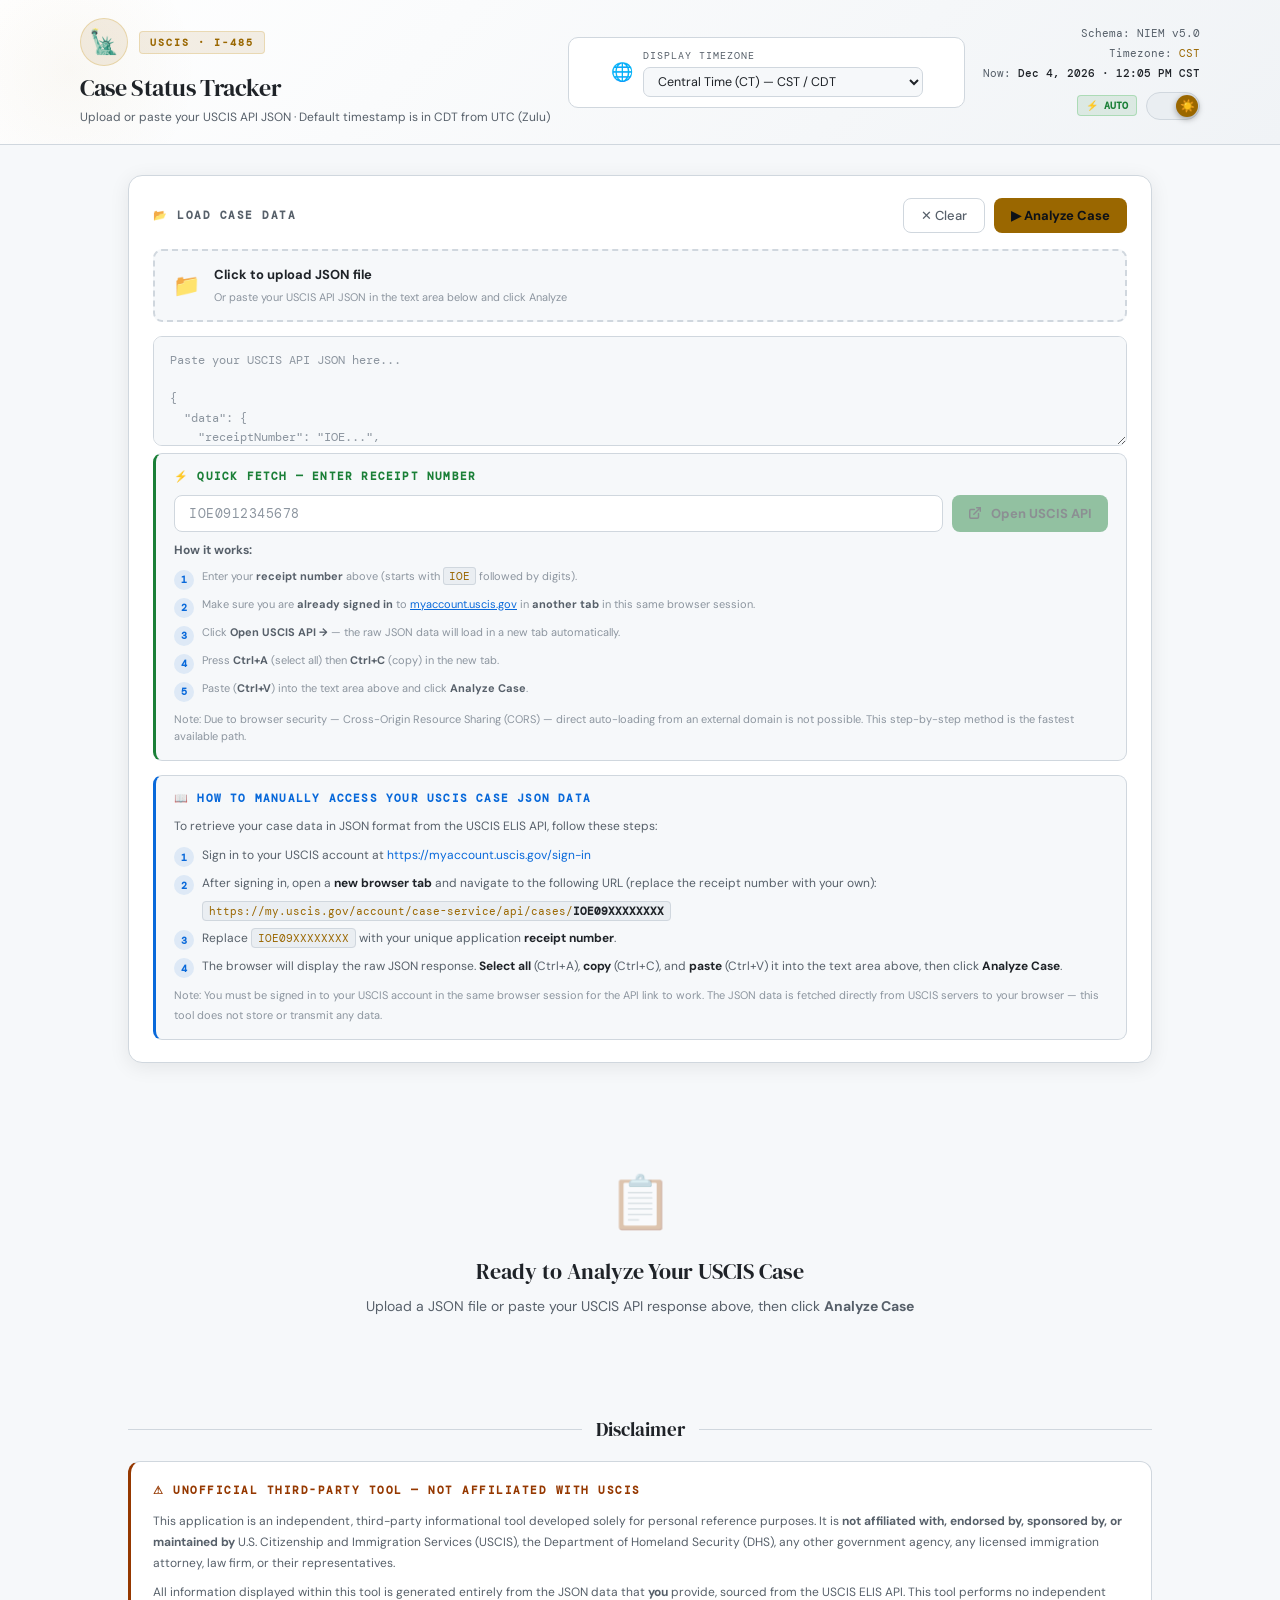
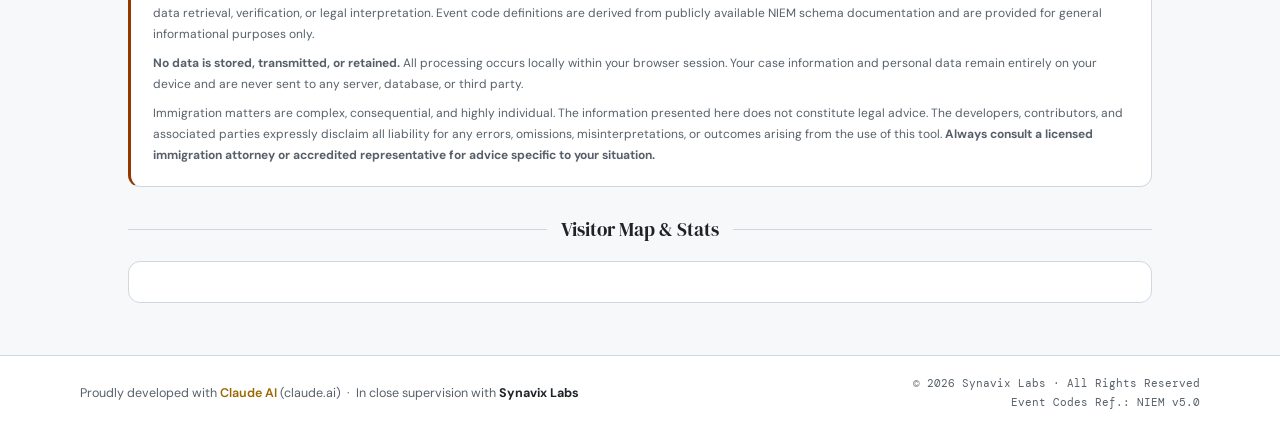
<file: index.html>
<!DOCTYPE html>
<html lang="en" data-theme="dark">

<head>
  <meta charset="UTF-8" />
  <meta name="viewport" content="width=device-width, initial-scale=1.0" />

  <!-- ══ FAVICONS ════════════════════════════════════════════════ 
  Icons for Favicon credit goes to Flaticon.com 
  Favicon generated from https://realfavicongenerator.net/your-favicon-is-ready
  https://www.flaticon.com/free-icon/statue-of-liberty_6407936 -->

  <link rel="icon" type="image/png" href="/favicon/favicon-96x96.png" sizes="96x96" />
  <link rel="icon" type="image/svg+xml" href="/favicon/favicon.svg" />
  <link rel="shortcut icon" href="/favicon/favicon.ico" />
  <link rel="apple-touch-icon" sizes="180x180" href="/favicon/apple-touch-icon.png" />
  <meta name="apple-mobile-web-app-title" content="TrackI485" />
  <link rel="manifest" href="/favicon/site.webmanifest" />

  <!-- Google tag (gtag.js) -->
  <script async src="https://www.googletagmanager.com/gtag/js?id=G-RFNQ86PYEK"></script>
  <script>
    window.dataLayer = window.dataLayer || [];
    function gtag() { dataLayer.push(arguments); }
    gtag('js', new Date());

    gtag('config', 'G-RFNQ86PYEK');
  </script>

  <!-- ══ PRIMARY SEO META TAGS ══════════════════════════════════ -->
  <title>USCIS Case Status Tracker | Free I-485 Case Analyzer Tool</title>
  <meta name="description"
    content="Free USCIS I-485 case status tracker. Analyze your USCIS ELIS API JSON data to get a full event timeline, NIEM v5.0 event code explanations, smart approval detection, interview waiver logic, and a dynamic case narrative. 100% private — all processing is local." />
  <meta name="keywords"
    content="USCIS case tracker, I-485 status, green card tracker, USCIS ELIS API, USCIS case status, immigration case tracker, I-485 event timeline, NIEM v5.0, USCIS receipt number, IOE case tracker, adjustment of status tracker, green card status, USCIS JSON analyzer, H008 approval, LDA green card, USCIS case analyzer" />
  <meta name="author" content="Synavix Labs and Claude AI" />
  <meta name="robots" content="index, follow" />
  <meta name="theme-color" content="#0d1117" />
  <meta name="application-name" content="USCIS Case Status Tracker" />
  <meta name="generator" content="Essential App Builder" />
  <link rel="canonical" href="https://uscis-tracker.github.io/" />

  <!-- ══ OPEN GRAPH (Facebook, LinkedIn, WhatsApp) ════════════════ -->
  <meta property="og:type" content="website" />
  <meta property="og:site_name" content="USCIS Case Status Tracker" />
  <meta property="og:title" content="USCIS Case Status Tracker | Free I-485 Case Analyzer Tool" />
  <meta property="og:description"
    content="Analyze your USCIS I-485 case status with a full NIEM v5.0 event timeline, smart approval detection, interview waiver logic, and a personalized case narrative. Free, private, and 100% browser-based." />
  <meta property="og:url" content="https://uscis-tracker.github.io/" />
  <meta property="og:image" content="https://uscis-tracker.github.io/og-image.png" />
  <meta property="og:image:width" content="1200" />
  <meta property="og:image:height" content="630" />
  <meta property="og:image:alt" content="USCIS Case Status Tracker — I-485 Event Timeline Tool" />
  <meta property="og:locale" content="en_US" />

  <!-- ══ TWITTER / X CARD ════════════════════════════════════════ -->
  <meta name="twitter:card" content="summary_large_image" />
  <meta name="twitter:title" content="USCIS Case Status Tracker | Free I-485 Case Analyzer" />
  <meta name="twitter:description"
    content="Track your USCIS I-485 case with a full event timeline, NIEM v5.0 codes, smart approval detection, and a dynamic case narrative. Free &amp; 100% private." />
  <meta name="twitter:image" content="https://uscis-tracker.github.io/og-image.png" />
  <meta name="twitter:image:alt" content="USCIS Case Status Tracker Tool" />
  <meta name="twitter:creator" content="@synavixlabs" />
  <meta name="twitter:site" content="@synavixlabs" />

  <!-- ══ JSON-LD STRUCTURED DATA (Google Rich Results) ═══════════ -->
  <script type="application/ld+json">
  {
    "@context": "https://schema.org",
    "@type": "WebApplication",
    "name": "USCIS Case Status Tracker",
    "url": "https://uscis-tracker.github.io/",
    "description": "A free, browser-based tool to analyze USCIS I-485 case status using ELIS API JSON data. Provides a full NIEM v5.0 event timeline, smart approval and interview waiver detection, and a personalized case narrative.",
    "applicationCategory": "UtilitiesApplication",
    "operatingSystem": "Any",
    "browserRequirements": "Requires JavaScript. Works in all modern browsers.",
    "offers": {
      "@type": "Offer",
      "price": "0",
      "priceCurrency": "USD"
    },
    "author": {
      "@type": "Person",
      "name": "Synavix Labs",
      "url": "https://synavix-labs.github.io"
    },
    "creator": {
      "@type": "Organization",
      "name": "Essential App Builder"
    },
    "keywords": "USCIS, I-485, green card, case tracker, immigration, ELIS API, NIEM v5.0",
    "inLanguage": "en-US",
    "isAccessibleForFree": true,
    "privacyPolicy": "All data processing is local. No data is stored or transmitted.",
    "featureList": [
      "USCIS ELIS API JSON parser",
      "NIEM v5.0 event code dictionary (70+ codes)",
      "Full case event timeline",
      "Smart approval and denial detection",
      "Interview waived / direct approval logic",
      "Dynamic case narrative",
      "Quick Fetch receipt number lookup",
      "Timezone-aware UTC timestamp conversion",
      "Auto dark/light theme"
    ]
  }
  </script>

  <title>USCIS Case Status Tracker | Free I-485 Case Analyzer Tool</title>
  <link rel='stylesheet' href='css/style.css' />
</head>

<body>

  <!-- ══ HEADER ══════════════════════════════════════════════════ -->
  <div class="header">
    <div class="hdr-inner">

      <!-- Title -->
      <div class="hdr-title-wrap">
        <div class="hdr-top">
          <div class="hdr-seal">🗽</div>
          <span class="hdr-badge">USCIS · I-485</span>
        </div>
        <div class="hdr-title">Case Status Tracker</div>
        <div class="hdr-sub">Upload or paste your USCIS API JSON · Default timestamp is in CDT from UTC (Zulu)</div>
      </div>

      <!-- Timezone selector -->
      <div class="hdr-tz-wrap">
        <span class="hdr-tz-icon">🌐</span>
        <div class="hdr-tz-inner">
          <span class="hdr-tz-label">Display Timezone</span>
          <select id="tzSelect" onchange="onTZChange()">
            <optgroup label="── Continental United States ──">
              <option value="America/New_York">Eastern Time (ET) — EST / EDT</option>
              <option value="America/Indiana/Indianapolis">Eastern Standard — Indiana (no DST)</option>
              <option value="America/Chicago">Central Time (CT) — CST / CDT</option>
              <option value="America/Denver">Mountain Time (MT) — MST / MDT</option>
              <option value="America/Phoenix">Mountain Standard (MST) — Arizona (no DST)</option>
              <option value="America/Los_Angeles">Pacific Time (PT) — PST / PDT</option>
            </optgroup>
            <optgroup label="── Non-Continental US ──">
              <option value="America/Anchorage">Alaska Time (AKT) — AKST / AKDT</option>
              <option value="America/Adak">Hawaii-Aleutian — HAST / HADT</option>
              <option value="Pacific/Honolulu">Hawaii Standard (HST) — No DST</option>
            </optgroup>
            <optgroup label="── US Territories ──">
              <option value="America/Puerto_Rico">Atlantic Standard (AST) — Puerto Rico</option>
              <option value="Pacific/Guam">Chamorro Standard (ChST) — Guam / CNMI</option>
              <option value="Pacific/Pago_Pago">Samoa Standard (SST) — American Samoa</option>
            </optgroup>
          </select>
        </div>
      </div>

      <!-- Live info + theme toggle -->
      <div class="hdr-right">
        <div class="hdr-info">
          <div>Schema: <a href="https://niem.github.io/model/5.0/scr/BenefitDocumentStatusCategoryCodeSimpleType/"
              target="_blank" rel="noopener noreferrer" class="niem-link" id="liveNIEM">NIEM v5.0</a></div>
          <div>Timezone: <span id="liveTZName">—</span></div>
          <div>Now: <span id="liveTimeDisplay">—</span></div>
        </div>
        <div class="theme-controls">
          <button class="auto-badge" id="autoBadge" onclick="toggleAutoTheme()" title="Toggle auto day/night mode">⚡
            AUTO</button>
          <button class="theme-toggle-btn" onclick="toggleThemeManual()" title="Toggle dark / light mode">
            <div class="toggle-thumb" id="toggleThumb">🌙</div>
          </button>
        </div>
      </div>

    </div>
  </div>

  <!-- ══ MAIN ════════════════════════════════════════════════════ -->
  <div class="main">

    <!-- Input section -->
    <div class="input-section">
      <div class="input-header">
        <span class="sec-label">📂 Load Case Data</span>
        <div class="input-actions">
          <button class="btn btn-ghost" onclick="clearAll()">✕ Clear</button>
          <button class="btn btn-primary" onclick="parseJSON()">▶ Analyze Case</button>
        </div>
      </div>
      <label class="file-drop" for="fileInput">
        <input type="file" id="fileInput" accept=".json,.txt" onchange="handleFile(event)" />
        <span class="fdrop-icon">📁</span>
        <div class="fdrop-text">
          <strong>Click to upload JSON file</strong>
          <span>Or paste your USCIS API JSON in the text area below and click Analyze</span>
        </div>
      </label>
      <textarea id="jsonInput" placeholder='Paste your USCIS API JSON here...

{
  "data": {
    "receiptNumber": "IOE...",
    "formType": "I-485",
    "events": [...],
    ...
  }
}'></textarea>
      <div class="error-bar" id="errorBar"></div>

      <!-- Quick Fetch Panel -->
      <div class="qf-panel">
        <div class="qf-title">⚡ Quick Fetch — Enter Receipt Number</div>
        <div class="qf-row">
          <input type="text" id="qfReceiptInput" class="qf-input" placeholder="IOE0912345678" maxlength="14"
            oninput="onQFInput()" onkeydown="if(event.key==='Enter') openUSCISAPI()" autocomplete="off"
            spellcheck="false" />
          <button class="qf-btn qf-btn-open" id="qfOpenBtn" onclick="openUSCISAPI()" disabled>
            <svg width="14" height="14" viewBox="0 0 24 24" fill="none" stroke="currentColor" stroke-width="2.5" stroke-linecap="round" stroke-linejoin="round" style="margin-right:2px"><path d="M18 13v6a2 2 0 0 1-2 2H5a2 2 0 0 1-2-2V8a2 2 0 0 1 2-2h6"></path><polyline points="15 3 21 3 21 9"></polyline><line x1="10" y1="14" x2="21" y2="3"></line></svg> 
            Open USCIS API
          </button>
        </div>
        <div class="qf-url-display" id="qfUrlDisplay"></div>
        <div class="qf-hint">
          <strong style="font-size:12px;color:var(--text-muted);display:block;margin-bottom:8px">How it works:</strong>
          <div class="api-step">
            <span class="step-num">1</span>
            <span>Enter your <strong>receipt number</strong> above (starts with <code
                style="background:var(--surface2);border:1px solid var(--border);padding:1px 5px;border-radius:3px;font-family:'DM Mono',monospace;font-size:11px;color:var(--gold)">IOE</code>
              followed by digits).</span>
          </div>
          <div class="api-step">
            <span class="step-num">2</span>
            <span>Make sure you are <strong>already signed in</strong> to <a href="https://myaccount.uscis.gov/sign-in"
                target="_blank" rel="noopener noreferrer" style="color:var(--blue)">myaccount.uscis.gov</a> in
              <strong>another tab</strong> in this same browser session.</span>
          </div>
          <div class="api-step">
            <span class="step-num">3</span>
            <span>Click <strong>Open USCIS API →</strong> — the raw JSON data will load in a new tab
              automatically.</span>
          </div>
          <div class="api-step">
            <span class="step-num">4</span>
            <span>Press <strong>Ctrl+A</strong> (select all) then <strong>Ctrl+C</strong> (copy) in the new tab.</span>
          </div>
          <div class="api-step">
            <span class="step-num">5</span>
            <span>Paste (<strong>Ctrl+V</strong>) into the text area above and click <strong>Analyze
                Case</strong>.</span>
          </div>
          <p style="margin-top:9px;font-size:11px;color:var(--text-dim);line-height:1.6">
            Note: Due to browser security — Cross-Origin Resource Sharing (CORS) — direct auto-loading from an external
            domain is not possible. This step-by-step method is the fastest available path.
          </p>
        </div>
      </div>

      <!-- API Access Guide -->
      <div class="api-guide">
        <div class="api-guide-title">📖 How to Manually Access Your USCIS Case JSON Data</div>
        <div class="api-guide-body">
          <p style="margin-bottom:8px">To retrieve your case data in JSON format from the USCIS ELIS API, follow these
            steps:</p>
          <div class="api-step">
            <span class="step-num">1</span>
            <span>Sign in to your USCIS account at <a href="https://myaccount.uscis.gov/sign-in" target="_blank"
                rel="noopener noreferrer">https://myaccount.uscis.gov/sign-in</a></span>
          </div>
          <div class="api-step">
            <span class="step-num">2</span>
            <span>After signing in, open a <strong>new browser tab</strong> and navigate to the following URL (replace
              the receipt number with your own):</span>
          </div>
          <p style="margin:6px 0 6px 28px">
            <code>https://my.uscis.gov/account/case-service/api/cases/<strong>IOE09XXXXXXXX</strong></code>
          </p>
          <div class="api-step">
            <span class="step-num">3</span>
            <span>Replace <code>IOE09XXXXXXXX</code> with your unique application <strong>receipt
                number</strong>.</span>
          </div>
          <div class="api-step">
            <span class="step-num">4</span>
            <span>The browser will display the raw JSON response. <strong>Select all</strong> (Ctrl+A),
              <strong>copy</strong> (Ctrl+C), and <strong>paste</strong> (Ctrl+V) it into the text area above, then
              click <strong>Analyze Case</strong>.</span>
          </div>
          <p style="margin-top:8px;font-size:11px;color:var(--text-dim)">Note: You must be signed in to your USCIS
            account in the same browser session for the API link to work. The JSON data is fetched directly from USCIS
            servers to your browser — this tool does not store or transmit any data.</p>
        </div>
      </div>
    </div>

    <!-- Output (hidden until data loaded) -->
    <div id="output" style="display:none">

      <!-- Stat bar -->
      <div class="stat-bar" id="statBar"></div>

      <!-- Case Details -->
      <div class="section-divider">
        <div class="section-divider-line"></div>
        <div class="section-divider-title">Case Details</div>
        <div class="section-divider-line"></div>
      </div>
      <div class="grid-2" id="caseDetailsGrid"></div>

      <!-- Notices -->
      <div id="noticesSection" style="display:none">
        <div class="section-divider">
          <div class="section-divider-line"></div>
          <div class="section-divider-title">Official Notices</div>
          <div class="section-divider-line"></div>
        </div>
        <div class="card" style="margin-bottom:18px">
          <div id="noticesList"></div>
        </div>
      </div>

      <!-- Timeline -->
      <div class="section-divider">
        <div class="section-divider-line"></div>
        <div class="section-divider-title">Event Timeline</div>
        <div class="section-divider-line"></div>
      </div>
      <div id="timeline" style="margin-bottom:8px"></div>

      <!-- Summary -->
      <div class="section-divider">
        <div class="section-divider-line"></div>
        <div class="section-divider-title">Case Summary &amp; Analysis</div>
        <div class="section-divider-line"></div>
      </div>
      <div id="summaryCard" class="summary-card"></div>

    </div>

    <!-- Empty state -->
    <div class="empty-state" id="emptyState">
      <div class="empty-icon">📋</div>
      <div class="empty-title">Ready to Analyze Your USCIS Case</div>
      <div class="empty-desc">Upload a JSON file or paste your USCIS API response above, then click <strong>Analyze
          Case</strong></div>
    </div>

    <!-- Disclaimer (always visible) -->
    <div class="section-divider">
      <div class="section-divider-line"></div>
      <div class="section-divider-title">Disclaimer</div>
      <div class="section-divider-line"></div>
    </div>
    <div class="disclaimer">
      <div class="disclaimer-title">⚠ Unofficial Third-Party Tool — Not Affiliated with USCIS</div>
      <div class="disclaimer-body">
        <p>This application is an independent, third-party informational tool developed solely for personal reference
          purposes. It is <strong>not affiliated with, endorsed by, sponsored by, or maintained by</strong> U.S.
          Citizenship and Immigration Services (USCIS), the Department of Homeland Security (DHS), any other government
          agency, any licensed immigration attorney, law firm, or their representatives.</p>
        <p>All information displayed within this tool is generated entirely from the JSON data that <strong>you</strong>
          provide, sourced from the USCIS ELIS API. This tool performs no independent data retrieval, verification, or
          legal interpretation. Event code definitions are derived from publicly available NIEM schema documentation and
          are provided for general informational purposes only.</p>
        <p><strong>No data is stored, transmitted, or retained.</strong> All processing occurs locally within your
          browser session. Your case information and personal data remain entirely on your device and are never sent to
          any server, database, or third party.</p>
        <p>Immigration matters are complex, consequential, and highly individual. The information presented here does
          not constitute legal advice. The developers, contributors, and associated parties expressly disclaim all
          liability for any errors, omissions, misinterpretations, or outcomes arising from the use of this tool.
          <strong>Always consult a licensed immigration attorney or accredited representative for advice specific to
            your situation.</strong>
        </p>
      </div>
    </div>

    <!-- Visitor analytics map (MapMyVisitors) -->
    <div class="section-divider">
      <div class="section-divider-line"></div>
      <div class="section-divider-title">Visitor Map &amp; Stats</div>
      <div class="section-divider-line"></div>
    </div>
    <div class="card visitor-map-card">
      <div style="position:relative;cursor:default;">
        <div class="visitor-map-embed">
          <script type='text/javascript' id='mapmyvisitors'
            src='https://mapmyvisitors.com/map.js?cl=ffffff&w=a&t=tt&d=qkPat3f11qsU2Kt5XJGo_3GHA3vLMGZqsSztXCBO0H4&co=2d78ad&cmo=3acc3a&cmn=ff5353&ct=ffffff'></script>
          <noscript>
            <div style="color:var(--text-muted);font-size:12px">Enable JavaScript to view the visitor map.</div>
          </noscript>
        </div>
        <!-- Transparent overlay to intercept clicks from the third-party map script -->
        <div style="position:absolute;inset:0;z-index:10;cursor:default;"></div>
      </div>
    </div>

  </div><!-- /main -->

  <!-- ══ FOOTER ══════════════════════════════════════════════════ -->
  <div class="footer">
    <div class="footer-inner">
      <div class="footer-credit">
        Proudly developed with <span class="brand">Claude AI</span> (claude.ai) &nbsp;·&nbsp;
        In close supervision with <strong>Synavix Labs</strong>
      </div>
      <div class="footer-right">
        <span>© 2026 Synavix Labs · All Rights Reserved</span><br>
        <span>Event Codes Ref.: <a href="https://niem.github.io/model/5.0/scr/BenefitDocumentStatusCategoryCodeSimpleType/"
            target="_blank" rel="noopener noreferrer" class="niem-link">NIEM v5.0</a></span>
      </div>
    </div>
  </div>

  <!-- ══ SCRIPT ══════════════════════════════════════════════════ -->
  <script src='js/main.js'></script>
</body>

</html>
</file>
<file: css/style.css>
@import url('https://fonts.googleapis.com/css2?family=DM+Serif+Display:ital@0;1&family=DM+Mono:wght@400;500&family=DM+Sans:ital,wght@0,300;0,400;0,500;0,600;1,400&display=swap');

    /* ── Dark Theme (default) ──────────────────────────────── */
    :root {
      --bg: #0d1117;
      --surface: #161b22;
      --surface2: #1c2333;
      --border: #30363d;
      --shadow: rgba(0, 0, 0, 0.4);
      --gold: #d4a843;
      --gold-dim: rgba(212, 168, 67, 0.15);
      --gold-glow: rgba(212, 168, 67, 0.06);
      --green: #3fb950;
      --green-dim: rgba(63, 185, 80, 0.12);
      --blue: #58a6ff;
      --blue-dim: rgba(88, 166, 255, 0.12);
      --purple: #bc8cff;
      --purple-dim: rgba(188, 140, 255, 0.12);
      --orange: #f0883e;
      --orange-dim: rgba(240, 136, 62, 0.12);
      --red: #f85149;
      --red-dim: rgba(248, 81, 73, 0.12);
      --text: #e6edf3;
      --text-muted: #8b949e;
      --text-dim: #484f58;
      --hdr-bg: linear-gradient(135deg, #0d1117 0%, #161b22 100%);
    }

    /* ── Light Theme ───────────────────────────────────────── */
    [data-theme="light"] {
      --bg: #f6f8fa;
      --surface: #ffffff;
      --surface2: #eaeef2;
      --border: #d0d7de;
      --shadow: rgba(0, 0, 0, 0.08);
      --gold: #9a6700;
      --gold-dim: rgba(154, 103, 0, 0.1);
      --gold-glow: rgba(154, 103, 0, 0.04);
      --green: #1a7f37;
      --green-dim: rgba(26, 127, 55, 0.1);
      --blue: #0969da;
      --blue-dim: rgba(9, 105, 218, 0.1);
      --purple: #6639ba;
      --purple-dim: rgba(102, 57, 186, 0.1);
      --orange: #953800;
      --orange-dim: rgba(149, 56, 0, 0.1);
      --red: #cf222e;
      --red-dim: rgba(207, 34, 46, 0.1);
      --text: #1f2328;
      --text-muted: #57606a;
      --text-dim: #8c959f;
      --hdr-bg: linear-gradient(135deg, #ffffff 0%, #f0f3f6 100%);
    }

    * {
      box-sizing: border-box;
      margin: 0;
      padding: 0;
    }

    body {
      background: var(--bg);
      color: var(--text);
      font-family: 'DM Sans', sans-serif;
      min-height: 100vh;
      line-height: 1.5;
      transition: background .3s, color .3s;
    }

    /* ── Header ─────────────────────────────────────────────── */
    .header {
      background: var(--hdr-bg);
      border-bottom: 1px solid var(--border);
      padding: 18px 48px;
      position: relative;
      overflow: hidden;
      transition: background .3s;
    }

    .header::before {
      content: '';
      position: absolute;
      top: -60px;
      left: -60px;
      width: 260px;
      height: 260px;
      background: radial-gradient(circle, var(--gold-glow) 0%, transparent 70%);
      pointer-events: none;
    }

    .hdr-inner {
      position: relative;
      max-width: 1120px;
      margin: 0 auto;
      display: grid;
      grid-template-columns: auto 1fr auto;
      align-items: center;
      gap: 18px;
    }

    /* Title block */
    .hdr-title-wrap {}

    .hdr-top {
      display: flex;
      align-items: center;
      gap: 11px;
      margin-bottom: 4px;
    }

    .hdr-seal {
      width: 48px;
      height: 48px;
      background: var(--gold-dim);
      border: 1px solid rgba(212, 168, 67, .35);
      border-radius: 50%;
      display: flex;
      align-items: center;
      justify-content: center;
      font-size: 24px;
      flex-shrink: 0;
    }

    .hdr-badge {
      background: var(--gold-dim);
      border: 1px solid rgba(212, 168, 67, .3);
      color: var(--gold);
      font-size: 10px;
      font-weight: 600;
      letter-spacing: 2px;
      padding: 3px 10px;
      border-radius: 4px;
      font-family: 'DM Mono', monospace;
    }

    .hdr-title {
      font-family: 'DM Serif Display', serif;
      font-size: 24px;
      color: var(--text);
      letter-spacing: -.4px;
    }

    .hdr-sub {
      color: var(--text-muted);
      font-size: 12px;
      margin-top: 2px;
    }

    /* TZ selector block */
    .hdr-tz-wrap {
      display: flex;
      align-items: center;
      gap: 10px;
      justify-content: center;
      background: var(--surface);
      border: 1px solid var(--border);
      border-radius: 10px;
      padding: 10px 16px;
    }

    .hdr-tz-icon {
      font-size: 18px;
    }

    .hdr-tz-inner {
      display: flex;
      flex-direction: column;
      gap: 4px;
    }

    .hdr-tz-label {
      font-size: 10px;
      color: var(--text-muted);
      font-family: 'DM Mono', monospace;
      letter-spacing: 1px;
      text-transform: uppercase;
    }

    select#tzSelect {
      background: var(--bg);
      border: 1px solid var(--border);
      border-radius: 7px;
      color: var(--text);
      font-family: 'DM Sans', sans-serif;
      font-size: 12.5px;
      padding: 5px 10px;
      cursor: pointer;
      outline: none;
      max-width: 280px;
      transition: border-color .2s;
    }

    select#tzSelect:focus {
      border-color: var(--gold);
    }

    select#tzSelect option {
      background: var(--bg);
      color: var(--text);
    }

    select#tzSelect optgroup {
      font-weight: 700;
    }

    /* Right info block */
    .hdr-right {
      display: flex;
      flex-direction: column;
      align-items: flex-end;
      gap: 8px;
    }

    .hdr-info {
      font-family: 'DM Mono', monospace;
      font-size: 11px;
      color: var(--text-muted);
      line-height: 1.8;
      text-align: right;
    }

    #liveTimeDisplay {
      color: var(--text);
      font-weight: 500;
    }

    #liveTZName {
      color: var(--gold);
    }

    #liveNIEM {
      color: var(--text-muted);
    }

    /* Theme controls */
    .theme-controls {
      display: flex;
      align-items: center;
      gap: 9px;
    }

    .theme-toggle-btn {
      width: 54px;
      height: 28px;
      background: var(--surface2);
      border: 1px solid var(--border);
      border-radius: 14px;
      cursor: pointer;
      position: relative;
      transition: border-color .2s;
      outline: none;
      display: flex;
      align-items: center;
    }

    .theme-toggle-btn:hover {
      border-color: var(--gold);
    }

    .toggle-thumb {
      position: absolute;
      left: 3px;
      width: 22px;
      height: 22px;
      border-radius: 50%;
      background: var(--gold);
      display: flex;
      align-items: center;
      justify-content: center;
      font-size: 12px;
      box-shadow: 0 2px 6px rgba(0, 0, 0, .35);
      transition: transform .3s cubic-bezier(.4, 0, .2, 1);
    }

    [data-theme="light"] .toggle-thumb {
      transform: translateX(26px);
    }

    .auto-badge {
      font-size: 10px;
      font-family: 'DM Mono', monospace;
      font-weight: 600;
      cursor: pointer;
      padding: 3px 8px;
      border-radius: 4px;
      border: 1px solid var(--border);
      color: var(--text-muted);
      transition: all .2s;
      background: transparent;
      white-space: nowrap;
    }

    .auto-badge.active {
      color: var(--green);
      background: var(--green-dim);
      border-color: rgba(63, 185, 80, .3);
    }

    .auto-badge:hover {
      border-color: var(--text-muted);
    }

    /* ── Main ─────────────────────────────────────────────── */
    .main {
      max-width: 1120px;
      margin: 0 auto;
      padding: 30px 48px;
    }

    /* ── Input section ───────────────────────────────────── */
    .input-section {
      background: var(--surface);
      border: 1px solid var(--border);
      border-radius: 14px;
      padding: 22px 24px;
      margin-bottom: 30px;
      box-shadow: 0 4px 20px var(--shadow);
    }

    .input-header {
      display: flex;
      align-items: center;
      justify-content: space-between;
      margin-bottom: 16px;
    }

    .sec-label {
      font-size: 11px;
      font-weight: 600;
      letter-spacing: 1.5px;
      text-transform: uppercase;
      color: var(--text-muted);
      font-family: 'DM Mono', monospace;
    }

    .input-actions {
      display: flex;
      gap: 9px;
    }

    .btn {
      display: inline-flex;
      align-items: center;
      gap: 7px;
      padding: 8px 17px;
      border-radius: 8px;
      font-size: 13px;
      font-weight: 500;
      cursor: pointer;
      border: none;
      transition: all .18s ease;
      font-family: 'DM Sans', sans-serif;
    }

    .btn-primary {
      background: var(--gold);
      color: #0d1117;
      font-weight: 700;
    }

    .btn-primary:hover {
      filter: brightness(1.1);
      transform: translateY(-1px);
      box-shadow: 0 4px 14px var(--gold-dim);
    }

    .btn-ghost {
      background: transparent;
      color: var(--text-muted);
      border: 1px solid var(--border);
    }

    .btn-ghost:hover {
      border-color: var(--text-muted);
      color: var(--text);
      background: var(--surface2);
    }

    .file-drop {
      border: 2px dashed var(--border);
      border-radius: 9px;
      padding: 14px 18px;
      display: flex;
      align-items: center;
      gap: 14px;
      color: var(--text-muted);
      font-size: 13px;
      cursor: pointer;
      transition: all .2s;
      margin-bottom: 14px;
      background: var(--bg);
    }

    .file-drop:hover {
      border-color: var(--gold);
      color: var(--gold);
      background: var(--gold-glow);
    }

    .file-drop input {
      display: none;
    }

    .fdrop-icon {
      font-size: 22px;
    }

    .fdrop-text strong {
      display: block;
      color: var(--text);
      font-size: 13px;
      margin-bottom: 2px;
    }

    .fdrop-text span {
      font-size: 11px;
      color: var(--text-dim);
    }

    textarea {
      width: 100%;
      min-height: 110px;
      background: var(--bg);
      border: 1px solid var(--border);
      border-radius: 9px;
      color: var(--text);
      font-family: 'DM Mono', monospace;
      font-size: 12px;
      padding: 14px 16px;
      resize: vertical;
      outline: none;
      line-height: 1.6;
      transition: border-color .2s, box-shadow .2s;
    }

    textarea:focus {
      border-color: var(--gold);
      box-shadow: 0 0 0 3px var(--gold-glow);
    }

    textarea::placeholder {
      color: var(--text-dim);
    }

    .error-bar {
      background: var(--red-dim);
      border: 1px solid rgba(248, 81, 73, .3);
      color: var(--red);
      padding: 10px 15px;
      border-radius: 8px;
      font-size: 13px;
      margin-top: 13px;
      display: none;
    }

    .error-bar.show {
      display: block;
    }

    /* ── API Guide note ─────────────────────────────────── */
    .api-guide {
      background: var(--bg);
      border: 1px solid var(--border);
      border-left: 3px solid var(--blue);
      border-radius: 9px;
      padding: 14px 18px;
      margin-top: 14px;
    }

    .api-guide-title {
      font-family: 'DM Mono', monospace;
      font-size: 11px;
      font-weight: 600;
      letter-spacing: 1.2px;
      text-transform: uppercase;
      color: var(--blue);
      margin-bottom: 10px;
      display: flex;
      align-items: center;
      gap: 7px;
    }

    .api-guide-body {
      font-size: 12px;
      color: var(--text-muted);
      line-height: 1.75;
    }

    .api-guide-body strong {
      color: var(--text);
    }

    .api-guide-body a {
      color: var(--blue);
      text-decoration: none;
    }

    .api-guide-body a:hover {
      text-decoration: underline;
    }

    .api-guide-body .api-step,
    .qf-panel .api-step {
      display: flex;
      align-items: flex-start;
      gap: 8px;
      margin: 6px 0;
    }

    .api-guide-body .step-num,
    .qf-panel .step-num {
      background: var(--blue-dim);
      color: var(--blue);
      font-family: 'DM Mono', monospace;
      font-size: 10px;
      font-weight: 700;
      min-width: 20px;
      height: 20px;
      border-radius: 50%;
      display: flex;
      align-items: center;
      justify-content: center;
      flex-shrink: 0;
      margin-top: 2px;
    }

    .api-guide-body code {
      background: var(--surface2);
      border: 1px solid var(--border);
      padding: 2px 6px;
      border-radius: 4px;
      font-family: 'DM Mono', monospace;
      font-size: 11px;
      color: var(--gold);
      word-break: break-all;
    }

    /* ── Quick Fetch panel ───────────────────────────────── */
    .qf-panel {
      background: var(--bg);
      border: 1px solid var(--border);
      border-left: 3px solid var(--green);
      border-radius: 9px;
      padding: 14px 18px;
      margin-bottom: 14px;
    }

    .qf-title {
      font-family: 'DM Mono', monospace;
      font-size: 11px;
      font-weight: 600;
      letter-spacing: 1.2px;
      text-transform: uppercase;
      color: var(--green);
      margin-bottom: 10px;
      display: flex;
      align-items: center;
      gap: 7px;
    }

    .qf-row {
      display: flex;
      gap: 9px;
      align-items: stretch;
      flex-wrap: wrap;
    }

    .qf-input {
      flex: 1;
      min-width: 180px;
      background: var(--surface);
      border: 1px solid var(--border);
      border-radius: 8px;
      color: var(--text);
      font-family: 'DM Mono', monospace;
      font-size: 13px;
      padding: 9px 14px;
      outline: none;
      transition: border-color .2s, box-shadow .2s;
      letter-spacing: .5px;
    }

    .qf-input:focus {
      border-color: var(--green);
      box-shadow: 0 0 0 3px rgba(63, 185, 80, 0.1);
    }

    .qf-input::placeholder {
      color: var(--text-dim);
      font-family: 'DM Mono', monospace;
    }

    .qf-btn {
      display: inline-flex;
      align-items: center;
      gap: 7px;
      padding: 9px 16px;
      border-radius: 8px;
      font-size: 13px;
      font-weight: 600;
      cursor: pointer;
      border: none;
      font-family: 'DM Sans', sans-serif;
      transition: all .18s ease;
      white-space: nowrap;
    }

    .qf-btn-open {
      background: var(--green);
      color: #0d1117;
      font-weight: 700;
    }

    .qf-btn-open:hover {
      filter: brightness(1.1);
      transform: translateY(-1px);
    }

    .qf-btn-open:disabled {
      opacity: .45;
      cursor: not-allowed;
      transform: none;
    }

    .qf-hint {
      font-size: 11px;
      color: var(--text-dim);
      margin-top: 9px;
      line-height: 1.6;
    }

    .qf-hint strong {
      color: var(--text-muted);
    }

    .qf-url-display {
      display: none;
      margin-top: 10px;
      background: var(--surface2);
      border: 1px solid var(--border);
      border-radius: 7px;
      padding: 9px 13px;
      font-family: 'DM Mono', monospace;
      font-size: 11px;
      color: var(--gold);
      word-break: break-all;
    }

    .qf-url-display.visible {
      display: block;
    }

    /* ── Section dividers ────────────────────────────────── */
    .section-divider {
      display: flex;
      align-items: center;
      gap: 14px;
      margin: 28px 0 18px;
    }

    .section-divider-line {
      flex: 1;
      height: 1px;
      background: var(--border);
    }

    .section-divider-title {
      font-family: 'DM Serif Display', serif;
      font-size: 19px;
      color: var(--text);
      white-space: nowrap;
    }

    /* ── Stat bar ─────────────────────────────────────────── */
    .stat-bar {
      display: flex;
      gap: 12px;
      margin-bottom: 24px;
      flex-wrap: wrap;
    }

    .stat-pill {
      background: var(--surface);
      border: 1px solid var(--border);
      border-radius: 10px;
      padding: 12px 18px;
    }

    .stat-pill-val {
      font-family: 'DM Serif Display', serif;
      font-size: 23px;
      color: var(--text);
      line-height: 1;
      margin-bottom: 3px;
    }

    .stat-pill-label {
      font-size: 11px;
      color: var(--text-muted);
    }

    /* ── Grid ────────────────────────────────────────────── */
    .grid-2 {
      display: grid;
      grid-template-columns: 1fr 1fr;
      gap: 18px;
      margin-bottom: 18px;
    }

    /* ── Cards ───────────────────────────────────────────── */
    .card {
      background: var(--surface);
      border: 1px solid var(--border);
      border-radius: 12px;
      padding: 20px 22px;
    }

    .card-title {
      font-size: 11px;
      font-weight: 600;
      letter-spacing: 1.5px;
      color: var(--text-muted);
      text-transform: uppercase;
      font-family: 'DM Mono', monospace;
      margin-bottom: 16px;
      display: flex;
      align-items: center;
      gap: 8px;
    }

    .card-title-icon {
      width: 20px;
      height: 20px;
      border-radius: 5px;
      display: flex;
      align-items: center;
      justify-content: center;
      font-size: 12px;
    }

    /* ── Detail rows ─────────────────────────────────────── */
    .detail-row {
      display: flex;
      justify-content: space-between;
      align-items: flex-start;
      padding: 8px 0;
      border-bottom: 1px solid var(--border);
      gap: 14px;
    }

    .detail-row:last-child {
      border-bottom: none;
    }

    .detail-key {
      color: var(--text-muted);
      font-size: 12.5px;
      flex-shrink: 0;
      min-width: 140px;
    }

    .detail-val {
      color: var(--text);
      font-size: 13px;
      font-weight: 500;
      text-align: right;
      overflow-wrap: break-word;
      word-break: break-word;
    }

    /* ── Badges ──────────────────────────────────────────── */
    .badge {
      display: inline-flex;
      align-items: center;
      gap: 5px;
      padding: 3px 9px;
      border-radius: 20px;
      font-size: 11px;
      font-weight: 600;
      font-family: 'DM Mono', monospace;
    }

    .badge-green {
      background: var(--green-dim);
      color: var(--green);
      border: 1px solid rgba(63, 185, 80, .3);
    }

    .badge-gold {
      background: var(--gold-dim);
      color: var(--gold);
      border: 1px solid rgba(212, 168, 67, .3);
    }

    .badge-blue {
      background: var(--blue-dim);
      color: var(--blue);
      border: 1px solid rgba(88, 166, 255, .3);
    }

    .badge-purple {
      background: var(--purple-dim);
      color: var(--purple);
      border: 1px solid rgba(188, 140, 255, .3);
    }

    .badge-orange {
      background: var(--orange-dim);
      color: var(--orange);
      border: 1px solid rgba(240, 136, 62, .3);
    }

    .badge-red {
      background: var(--red-dim);
      color: var(--red);
      border: 1px solid rgba(248, 81, 73, .3);
    }

    .badge-gray {
      background: rgba(139, 148, 158, .1);
      color: var(--text-muted);
      border: 1px solid rgba(139, 148, 158, .25);
    }

    .dot {
      width: 6px;
      height: 6px;
      border-radius: 50%;
      background: currentColor;
      display: inline-block;
    }

    /* ── Notices ─────────────────────────────────────────── */
    .notice-item {
      background: var(--bg);
      border: 1px solid var(--border);
      border-radius: 9px;
      padding: 14px 18px;
      margin-bottom: 10px;
    }

    .notice-item:last-child {
      margin-bottom: 0;
    }

    .notice-top {
      display: flex;
      align-items: flex-start;
      justify-content: space-between;
      margin-bottom: 5px;
      flex-wrap: wrap;
      gap: 8px;
    }

    .notice-type {
      font-size: 14px;
      font-weight: 600;
      color: var(--text);
    }

    .notice-date {
      font-size: 11px;
      color: var(--text-muted);
      font-family: 'DM Mono', monospace;
    }

    .notice-appt {
      font-size: 13px;
      color: var(--blue);
      margin-top: 4px;
    }

    .notice-meta {
      font-family: 'DM Mono', monospace;
      font-size: 10px;
      color: var(--text-dim);
      margin-top: 5px;
    }

    /* ── Timeline ────────────────────────────────────────── */
    .timeline {}

    .timeline-item {
      display: grid;
      grid-template-columns: 124px 26px 1fr;
      column-gap: 14px;
    }

    .timeline-item:last-child .tl-line {
      display: none;
    }

    .tl-date {
      text-align: right;
      padding-top: 3px;
    }

    .tl-date-main {
      font-size: 12px;
      font-weight: 600;
      color: var(--text);
      font-family: 'DM Mono', monospace;
      white-space: nowrap;
    }

    .tl-date-time {
      font-size: 10px;
      color: var(--text-muted);
      font-family: 'DM Mono', monospace;
      margin-top: 2px;
    }

    .tl-spine {
      display: flex;
      flex-direction: column;
      align-items: center;
    }

    .tl-dot {
      width: 14px;
      height: 14px;
      border-radius: 50%;
      border: 2px solid;
      background: var(--bg);
      flex-shrink: 0;
      position: relative;
      z-index: 1;
      margin-top: 3px;
    }

    .tl-line {
      width: 2px;
      flex: 1;
      min-height: 14px;
      background: var(--border);
      margin: 4px 0;
    }

    .tl-content {
      background: var(--surface);
      border: 1px solid var(--border);
      border-radius: 10px;
      padding: 14px 17px;
      margin-bottom: 12px;
      transition: border-color .2s, background .2s, box-shadow .2s;
    }

    .tl-content:hover {
      border-color: var(--gold);
      background: var(--surface2);
      box-shadow: 0 2px 12px var(--shadow);
    }

    .tl-content-top {
      display: flex;
      align-items: flex-start;
      justify-content: space-between;
      gap: 12px;
      margin-bottom: 7px;
    }

    .tl-event-name {
      font-size: 14px;
      font-weight: 600;
      color: var(--text);
      line-height: 1.3;
    }

    .tl-event-code {
      font-family: 'DM Mono', monospace;
      font-size: 11px;
      color: var(--gold);
      background: var(--gold-dim);
      padding: 3px 9px;
      border-radius: 5px;
      white-space: nowrap;
      flex-shrink: 0;
      border: 1px solid rgba(212, 168, 67, .2);
      letter-spacing: .5px;
    }

    .tl-silent-code {
      font-family: 'DM Mono', monospace;
      font-size: 11px;
      color: var(--purple);
      background: var(--purple-dim);
      padding: 3px 9px;
      border-radius: 5px;
      white-space: nowrap;
      flex-shrink: 0;
      border: 1px solid rgba(188, 140, 255, .25);
      letter-spacing: .5px;
    }

    .tl-badges {
      display: flex;
      gap: 6px;
      flex-wrap: wrap;
      margin-top: 6px;
    }

    .tl-event-desc {
      font-size: 12.5px;
      color: var(--text-muted);
      line-height: 1.6;
      margin-top: 6px;
    }

    .tl-event-id {
      font-family: 'DM Mono', monospace;
      font-size: 10px;
      color: var(--text-dim);
      margin-top: 7px;
    }

    /* ── Summary ─────────────────────────────────────────── */
    .summary-card {
      background: var(--surface);
      border: 1px solid var(--border);
      border-radius: 14px;
      padding: 24px 26px;
      box-shadow: 0 4px 20px var(--shadow);
      margin-bottom: 20px;
    }

    .sum-header {
      display: flex;
      align-items: center;
      gap: 14px;
      margin-bottom: 20px;
      padding-bottom: 18px;
      border-bottom: 1px solid var(--border);
    }

    .sum-icon {
      width: 44px;
      height: 44px;
      background: var(--gold-dim);
      border: 1px solid rgba(212, 168, 67, .3);
      border-radius: 10px;
      display: flex;
      align-items: center;
      justify-content: center;
      font-size: 20px;
      flex-shrink: 0;
    }

    .sum-title {
      font-family: 'DM Serif Display', serif;
      font-size: 20px;
      color: var(--text);
    }

    .sum-sub {
      font-size: 12px;
      color: var(--text-muted);
      margin-top: 3px;
    }

    .sum-stats {
      display: grid;
      grid-template-columns: repeat(3, 1fr);
      gap: 14px;
      margin-bottom: 20px;
    }

    .sum-stat {
      background: var(--bg);
      border: 1px solid var(--border);
      border-radius: 10px;
      padding: 14px 18px;
    }

    .sum-stat-val {
      font-family: 'DM Serif Display', serif;
      font-size: 26px;
      color: var(--text);
      line-height: 1;
      margin-bottom: 4px;
    }

    .sum-stat-lbl {
      font-size: 11px;
      color: var(--text-muted);
    }

    .progress-track {
      background: var(--bg);
      border: 1px solid var(--border);
      border-radius: 10px;
      padding: 16px 20px;
      margin-bottom: 20px;
    }

    .progress-label {
      font-size: 11px;
      letter-spacing: 1.2px;
      text-transform: uppercase;
      color: var(--text-muted);
      font-family: 'DM Mono', monospace;
      margin-bottom: 16px;
    }

    .progress-steps {
      display: flex;
      align-items: flex-start;
    }

    .progress-step {
      flex: 1;
    }

    .progress-step-inner {
      display: flex;
      flex-direction: column;
      align-items: center;
    }

    .progress-step-dot {
      width: 24px;
      height: 24px;
      border-radius: 50%;
      display: flex;
      align-items: center;
      justify-content: center;
      font-size: 10px;
      font-weight: 700;
      border: 2px solid;
      margin-bottom: 7px;
    }

    .progress-step-dot.done {
      background: var(--green);
      border-color: var(--green);
      color: #fff;
    }

    .progress-step-dot.active {
      background: var(--gold);
      border-color: var(--gold);
      color: #0d1117;
    }

    .progress-step-dot.pending {
      background: transparent;
      border-color: var(--text-dim);
      color: var(--text-dim);
    }

    .progress-step-name {
      font-size: 10px;
      color: var(--text-muted);
      line-height: 1.3;
      text-align: center;
      max-width: 68px;
    }

    .progress-connector {
      flex: 1;
      height: 2px;
      margin-top: 11px;
    }

    .progress-connector.filled {
      background: var(--green);
    }

    .progress-connector.active {
      background: linear-gradient(to right, var(--green) 50%, var(--border) 50%);
    }

    .progress-connector.pending {
      background: var(--border);
    }

    .sum-body {
      font-size: 13.5px;
      line-height: 1.8;
      color: var(--text-muted);
    }

    .sum-body strong {
      color: var(--text);
      font-weight: 600;
    }

    .sum-body .hl {
      color: var(--gold);
      font-weight: 500;
    }

    .sum-body .hl-g {
      color: var(--green);
      font-weight: 500;
    }

    .sum-body .hl-r {
      color: var(--red);
      font-weight: 500;
    }

    .sum-body p {
      margin-bottom: 10px;
    }

    .sum-body p:last-child {
      margin-bottom: 0;
    }

    /* ── Disclaimer ──────────────────────────────────────── */
    .disclaimer {
      background: var(--surface);
      border: 1px solid var(--border);
      border-left: 3px solid var(--orange);
      border-radius: 12px;
      padding: 20px 22px;
      margin-bottom: 20px;
    }

    .disclaimer-title {
      font-family: 'DM Mono', monospace;
      font-size: 11px;
      font-weight: 600;
      letter-spacing: 1.5px;
      text-transform: uppercase;
      color: var(--orange);
      margin-bottom: 12px;
      display: flex;
      align-items: center;
      gap: 7px;
    }

    .disclaimer-body {
      font-size: 12px;
      color: var(--text-muted);
      line-height: 1.75;
    }

    .disclaimer-body p {
      margin-bottom: 8px;
    }

    .disclaimer-body p:last-child {
      margin-bottom: 0;
    }

    .disclaimer-body a {
      color: var(--blue);
      text-decoration: none;
    }

    .disclaimer-body a:hover {
      text-decoration: underline;
    }

    /* ── Visitor map / analytics embed ───────────────────── */
    .visitor-map-card {
      margin-bottom: 22px;
    }

    .visitor-map-embed {
      width: 100%;
      overflow: hidden;
      display: flex;
      justify-content: center;
    }

    .visitor-map-embed iframe,
    .visitor-map-embed canvas,
    .visitor-map-embed svg {
      max-width: 100%;
    }

    /* ── Empty state ─────────────────────────────────────── */
    .empty-state {
      text-align: center;
      padding: 70px 20px;
      color: var(--text-muted);
    }

    .empty-icon {
      font-size: 52px;
      margin-bottom: 14px;
      opacity: .4;
    }

    .empty-title {
      font-family: 'DM Serif Display', serif;
      font-size: 22px;
      color: var(--text);
      margin-bottom: 8px;
    }

    .empty-desc {
      font-size: 14px;
    }

    /* ── Footer ──────────────────────────────────────────── */
    .footer {
      background: var(--surface);
      border-top: 1px solid var(--border);
      padding: 18px 48px;
    }

    .footer-inner {
      max-width: 1120px;
      margin: 0 auto;
      display: flex;
      justify-content: space-between;
      align-items: center;
      flex-wrap: wrap;
      gap: 10px;
    }

    .footer-credit {
      font-size: 12.5px;
      color: var(--text-muted);
    }

    .footer-credit strong {
      color: var(--text);
    }

    .footer-credit .brand {
      color: var(--gold);
      font-weight: 600;
    }

    .footer-right {
      font-size: 11px;
      color: var(--text-dim);
      font-family: 'DM Mono', monospace;
      text-align: right;
      line-height: 1.7;
    }

    .footer-right span {
      color: var(--text-muted);
    }

    /* ── Mono util ───────────────────────────────────────── */
    .mono {
      font-family: 'DM Mono', monospace;
    }

    /* ── NIEM link (no color by default, hover only) ───── */
    .niem-link {
      color: inherit;
      text-decoration: none;
      transition: color .2s;
    }

    .niem-link:hover {
      color: var(--gold);
      text-decoration: underline;
    }

    /* ── Responsive ──────────────────────────────────────── */
    @media(max-width:860px) {

      .main,
      .header,
      .footer {
        padding-left: 16px;
        padding-right: 16px;
      }

      .hdr-inner {
        grid-template-columns: 1fr;
      }

      .hdr-right {
        align-items: flex-start;
      }

      .grid-2 {
        grid-template-columns: 1fr;
      }

      .sum-stats {
        grid-template-columns: 1fr 1fr;
      }

      .timeline-item {
        grid-template-columns: 90px 20px 1fr;
        column-gap: 9px;
      }

      .tl-date-time {
        display: block;
        font-size: 9px;
      }

      .footer-inner {
        flex-direction: column;
      }

      select#tzSelect {
        max-width: 100%;
      }
    }
</file>
